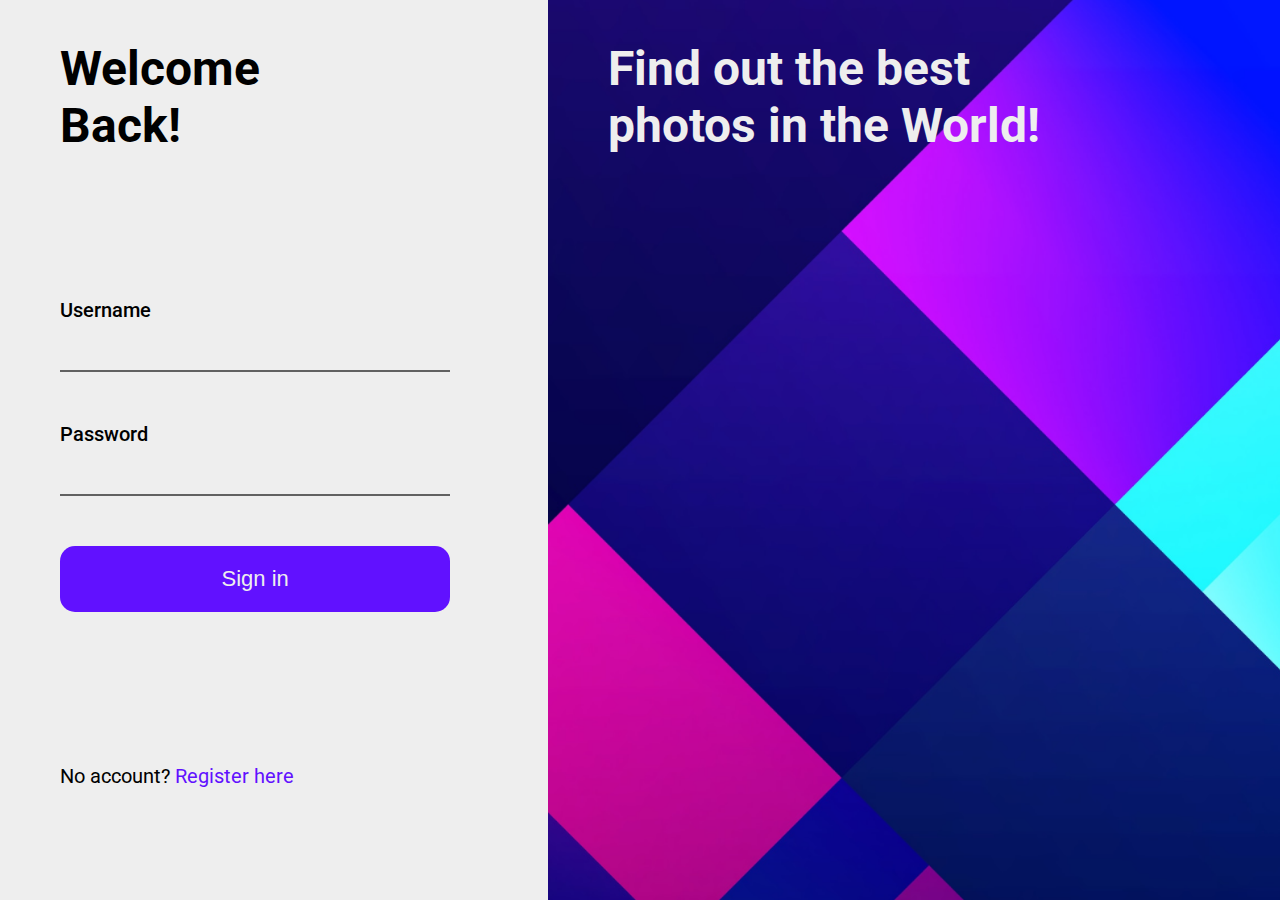
<file: TIW-2022/src/main/webapp/index.html>
<!DOCTYPE html>
<html xmlns:th="http://www.thymeleaf.org">
<head>
    <meta charset="ISO-8859-1">
    <meta name="viewport" content="width=device-width, initial-scale=1.0">
    <link rel="stylesheet" href="css/login_style.css">
    <link rel="preconnect" href="https://fonts.googleapis.com">
    <link rel="preconnect" href="https://fonts.gstatic.com" crossorigin>
    <link href="https://fonts.googleapis.com/css2?family=Roboto&display=swap" rel="stylesheet"> 
    <link href="https://fonts.googleapis.com/css2?family=Roboto:wght@400;500&display=swap" rel="stylesheet"> 
    <title>Login Page</title>
</head>
<body>
    <section class="login_section">
    <section class="login_section_content">
    <h1>Welcome <br/> Back!</h1>
	<form action="CheckLogin" method="POST">
		<span class="bold">Username</span><br/> <input class="input" type="text" name="username" required> <br>
		<span class="bold">Password</span><br/> <input class="input" type="password" name="pwd" required><br>
		<input type="submit" value="Sign in" class="login_section_content_button">
		<p class="login_error" th:text=" ${errorMsg}"></p>
	</form>
    <p>No account? <a href="WEB-INF/register.html">Register here</a></p>
    </section>
    <section class="login_section_image">
        <h1>Find out the best <br/> photos in the World!</h1>
    </section>
    </section>
</body>
</html>
</file>
<file: TIW-2022/src/main/webapp/css/login_style.css>
:root {
    --primary-color: #eee;
    --secondary-color: #6111ff;
    --link-color: #6111ff;
    --grey-shade: #616161;
}

html,
body {
    background-color: var(--primary-color);
    margin: 0;
    font-family: 'Roboto', sans-serif;
    width: 100%;
    font-size: 20px;
}

.login_section {
    display: flex;
    min-height: 100vh;
}

.login_section_content {
    padding: 2rem 0 0 3rem;
    width: 40%;
    display: grid;
}

.login_section_content h1 {
    font-size: 48px;
    margin-top: 0;
}

.login_section_content .bold {
    font-weight: 500;
}

.login_section_content .input {
    border: none;
    border-bottom: 2px solid var(--grey-shade);
    font-size: 18px;
    padding: 15px 0px 2px 0px;
    width: 80%;
    margin: 10px 0 50px 0;
    background-color: var(--primary-color);
    color: var(--grey-shade);
}

.login_section_content .input:focus {
    outline: none;
}

.login_section_content a {
    text-decoration: none;
    color: var(--link-color);
}

.login_section_content_button {
    background-color: var(--secondary-color);
    color: var(--primary-color);
    border: 0;
    font-size: 22px;
    padding: 1rem 0 1rem;
    border-radius: 15px;
    width: 80%;
    margin: 0;
    cursor: pointer;
    transition: all 0.15s ease-in;
}

.login_section_content_button:hover {
    background-color: #af0dfd;
    transition: all 0.15s ease-in;
}

.login_section_content p {
    margin: 20px 0 0 0;
}

.login_section_image {
    background-image: url('../img/login_image.png');
    background-size: cover;
    width: 60%;
}

.login_section_image h1 {
    color: var(--primary-color);
    padding: 2rem 0 0 3rem;
    font-size: 48px;
    margin-top: 0;
}

@media screen and (max-width: 1000px) {
    .login_section_content {
        display: grid;
        text-align: center;
        padding: 0;
        width: 100%;
    }

    .login_section_content h1 {
        margin-top: 2rem;
    }

    .login_section_image {
        display: none;
    }
}
</file>
